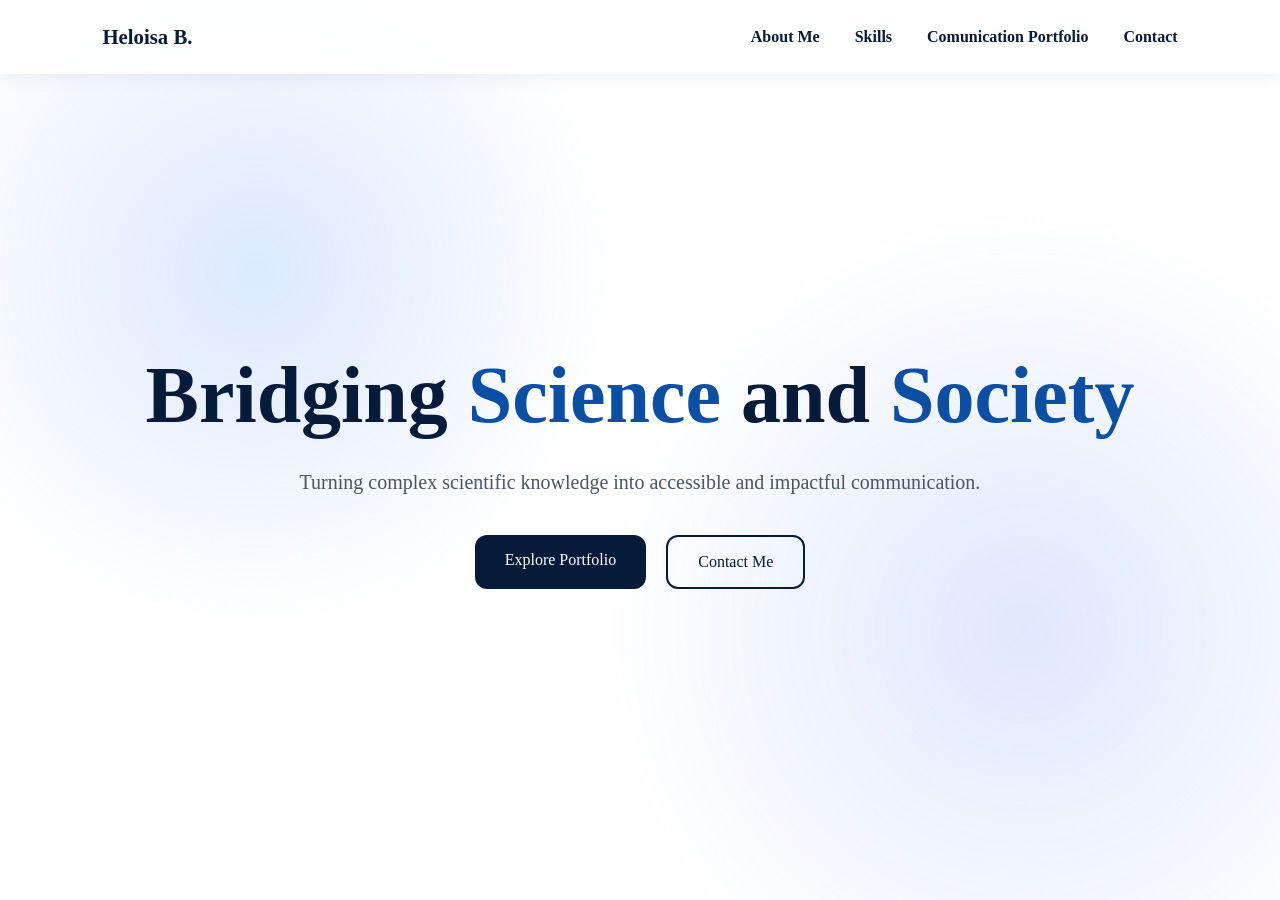
<file: index.html>
<!DOCTYPE html>
<html lang="en">

<head>

    <meta charset="UTF-8">
    <meta name="viewport" content="width=device-width, initial-scale=1.0">

    <title>Heloisa B.</title>

    <link rel="stylesheet" href="css/style.css">

    <link rel="preconnect" href="https://fonts.googleapis.com">

    <link href="https://fonts.googleapis.com/css2?family=Inter:wght@300;400;500;600;700&display=swap"
        rel="stylesheet">

</head>

<body>

    <!-- HEADER -->

    <header>

        <div class="logo">
            <a href="index.html">Heloisa B.</a>
        </div>

        <nav>

            <ul>

                <li>
                    <a href="about.html">About Me</a>
                </li>

                <li>
                    <a href="skills.html">Skills</a>
                </li>

                <li>
                    <a href="portfolio.html">Comunication Portfolio</a>
                </li>

                <li>
                    <a href="contact.html">Contact</a>
                </li>

            </ul>

        </nav>

    </header>

    <!-- HERO -->

    <section class="hero">

        <div class="hero-left">

            <h1>
                Bridging  
                <span>Science</span>
                and <span>Society</span>
            </h1>

            <p>
                Turning complex scientific knowledge into accessible and impactful communication.
            </p>

            <div class="buttons">

                <a href="portfolio.html" class="btn-primary">
                    Explore Portfolio
                </a>

                <a href="contact.html" class="btn-secondary">
                    Contact Me
                </a>

            </div>

        </div>

    </section>

            

        </div>

    </section>

</body>

</html>
</file>
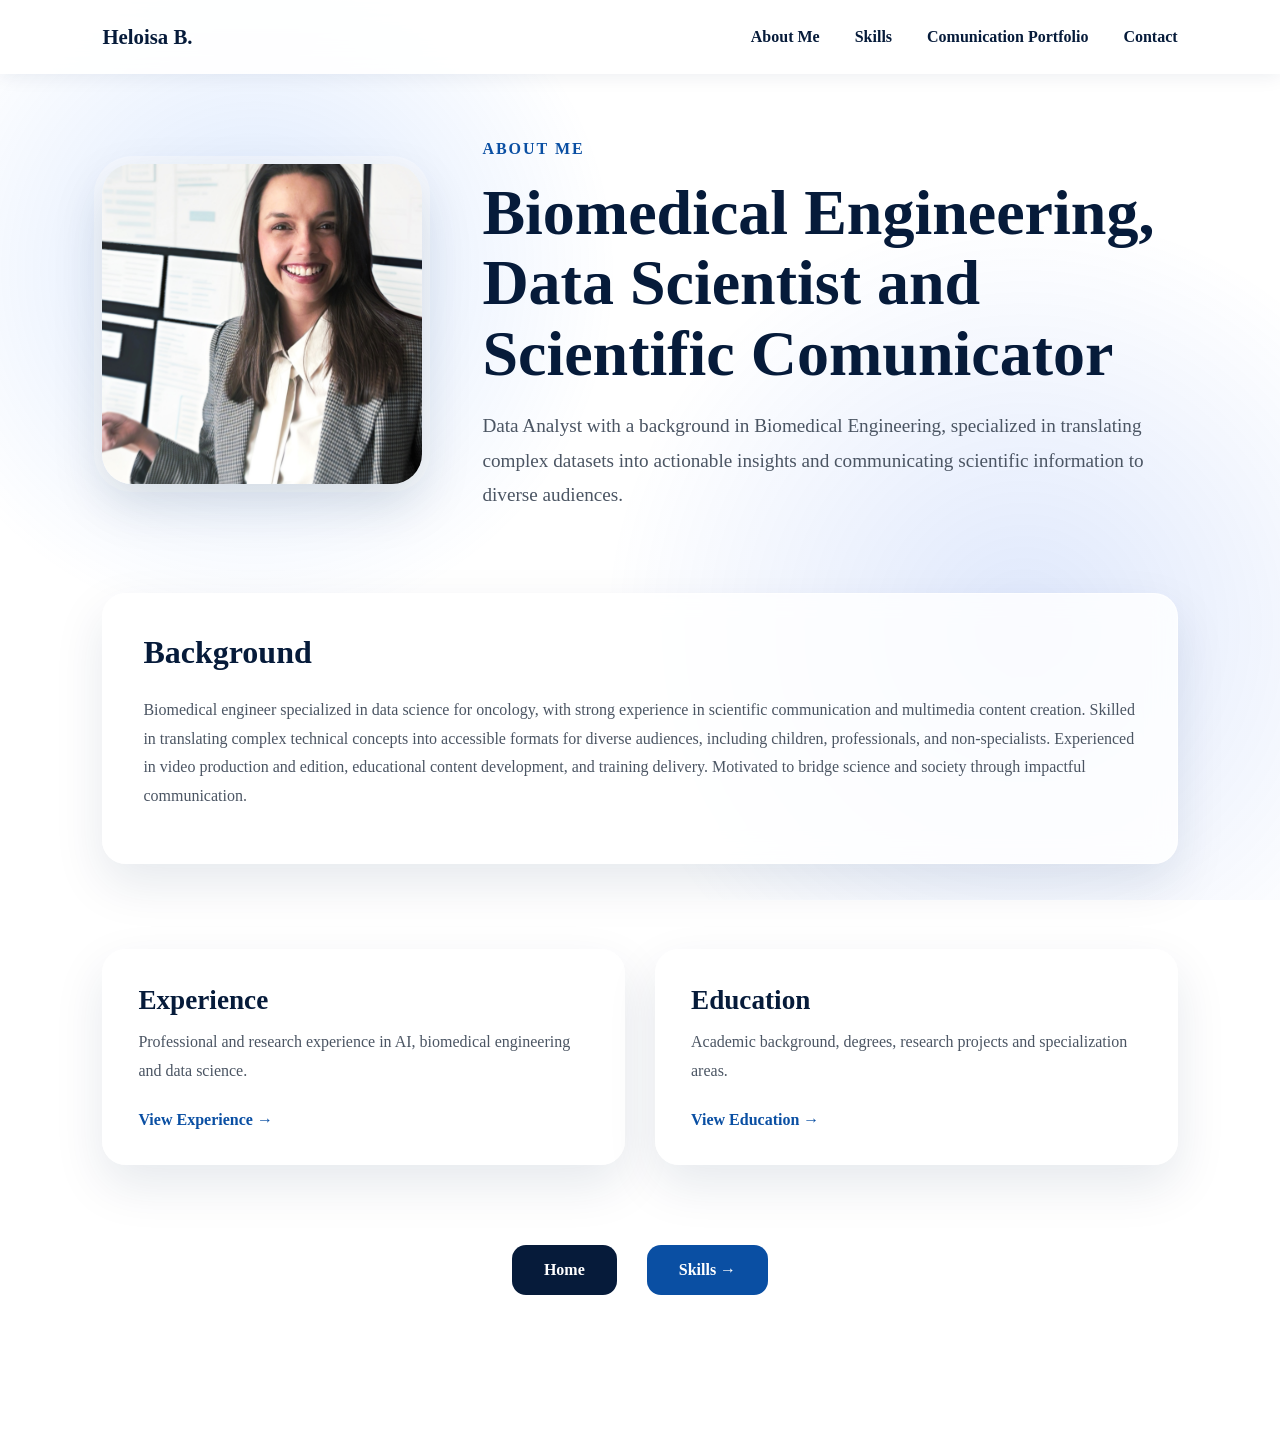
<file: about.html>
<!DOCTYPE html>
<html lang="en">

<head>
    <meta charset="UTF-8">
    <meta name="viewport" content="width=device-width, initial-scale=1.0">
    <title>About Me | Heloisa B.</title>

    <link rel="stylesheet" href="css/style.css">

    <link rel="preconnect" href="https://fonts.googleapis.com">
    <link href="https://fonts.googleapis.com/css2?family=Inter:wght@300;400;500;600;700&display=swap" rel="stylesheet">
</head>

<body>

    <header>
        <div class="logo">
            <a href="index.html">Heloisa B.</a>
        </div>

        <nav>
            <ul>
                <li><a href="about.html">About Me</a></li>
                <li><a href="skills.html">Skills</a></li>
                <li><a href="portfolio.html">Comunication Portfolio</a></li>
                <li><a href="contact.html">Contact</a></li>
            </ul>
        </nav>
    </header>

    <main class="about-page">

        <section class="about-hero">

            <div class="about-photo">
        
                <img src="images/heloisa.jpg" alt="Heloisa B.">
        
            </div>
        
            <div class="about-intro">
        
                <span>ABOUT ME</span>
        
                <h1>
                    Biomedical Engineering, Data Scientist and Scientific Comunicator
                </h1>
        
                <p>
                    Data Analyst with a background in Biomedical Engineering, specialized in translating complex datasets into actionable insights and communicating scientific information to diverse audiences.
                </p>
        
            </div>
        
        </section>
        <section class="cv-section">

            <div class="cv-block">
                <h2>Background</h2>

                <p>
                    Biomedical engineer specialized in data science for oncology, with strong experience in scientific communication and
multimedia content creation. Skilled in translating complex technical concepts into accessible formats for diverse
audiences, including children, professionals, and non-specialists. Experienced in video production and edition,
educational content development, and training delivery. Motivated to bridge science and society through impactful
communication.
                </p>
            </div>

            <section class="career-navigation">

                <a href="experience.html" class="career-card">
            
                    <h3>Experience</h3>
            
                    <p>
                        Professional and research experience in AI, biomedical engineering and data science.
                    </p>
            
                    <span>View Experience →</span>
            
                </a>
            
                <a href="education.html" class="career-card">
            
                    <h3>Education</h3>
            
                    <p>
                        Academic background, degrees, research projects and specialization areas.
                    </p>
            
                    <span>View Education →</span>
            
                </a>
            
            </section>
        </section>
        <section class="page-navigation">

            <a href="index.html" class="nav-btn primary">
                Home
            </a>
        
            <a href="skills.html" class="nav-btn portfolio">
                Skills →
            </a>
        
        </section>
    </main>

</body>

</html>
</file>
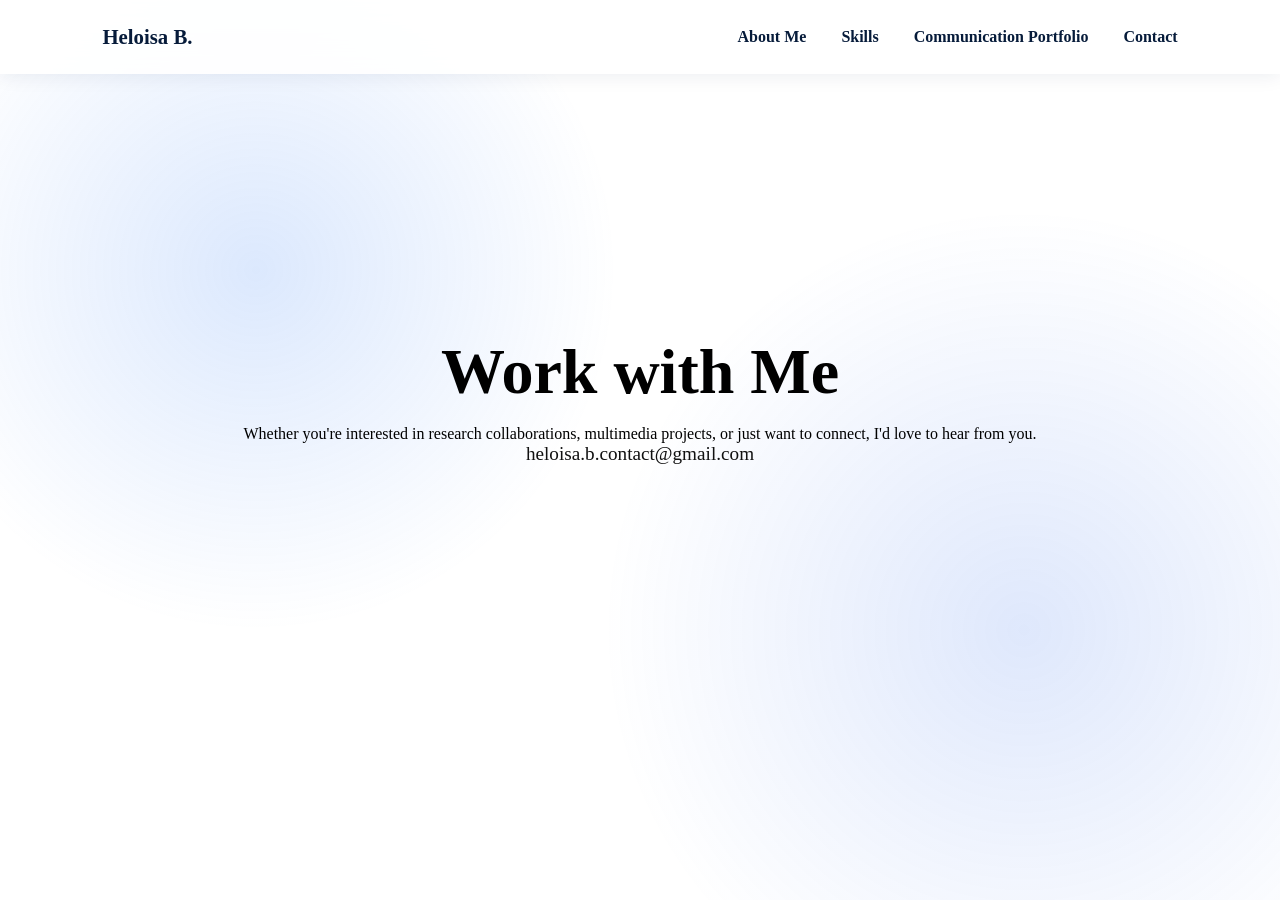
<file: contact.html>
<!DOCTYPE html>
<html lang="en">

<head>

    <meta charset="UTF-8">
    <meta name="viewport" content="width=device-width, initial-scale=1.0">

    <title>Contact | Heloisa B.</title>

    <link rel="stylesheet" href="css/style.css">

    <link rel="preconnect" href="https://fonts.googleapis.com">

    <link href="https://fonts.googleapis.com/css2?family=Inter:wght@300;400;500;600;700&display=swap"
        rel="stylesheet">

</head>

<body>

    <!-- HEADER -->

    <header>

        <div class="logo">
            <a href="index.html">Heloisa B.</a>
        </div>

        <nav>

            <ul>

                <li>
                    <a href="about.html">About Me</a>
                </li>

                <li>
                    <a href="skills.html">Skills</a>
                </li>

                <li>
                    <a href="portfolio.html">Communication Portfolio</a>
                </li>

                <li>
                    <a href="contact.html">Contact</a>
                </li>

            </ul>

        </nav>

    </header>

    <!-- CONTACT -->

    <section class="contact">

        <div class="contact-content">

            <h1>Work with Me</h1>
            
            <p>
                Whether you're interested in research collaborations, multimedia projects, or just want to connect, I'd love to hear from you.
            </p>

            <a href="mailto:heloisa.b.contact@gmail.com" class="contact-email">
                heloisa.b.contact@gmail.com
            </a>

        </div>

    </section>

</body>

</html>
</file>
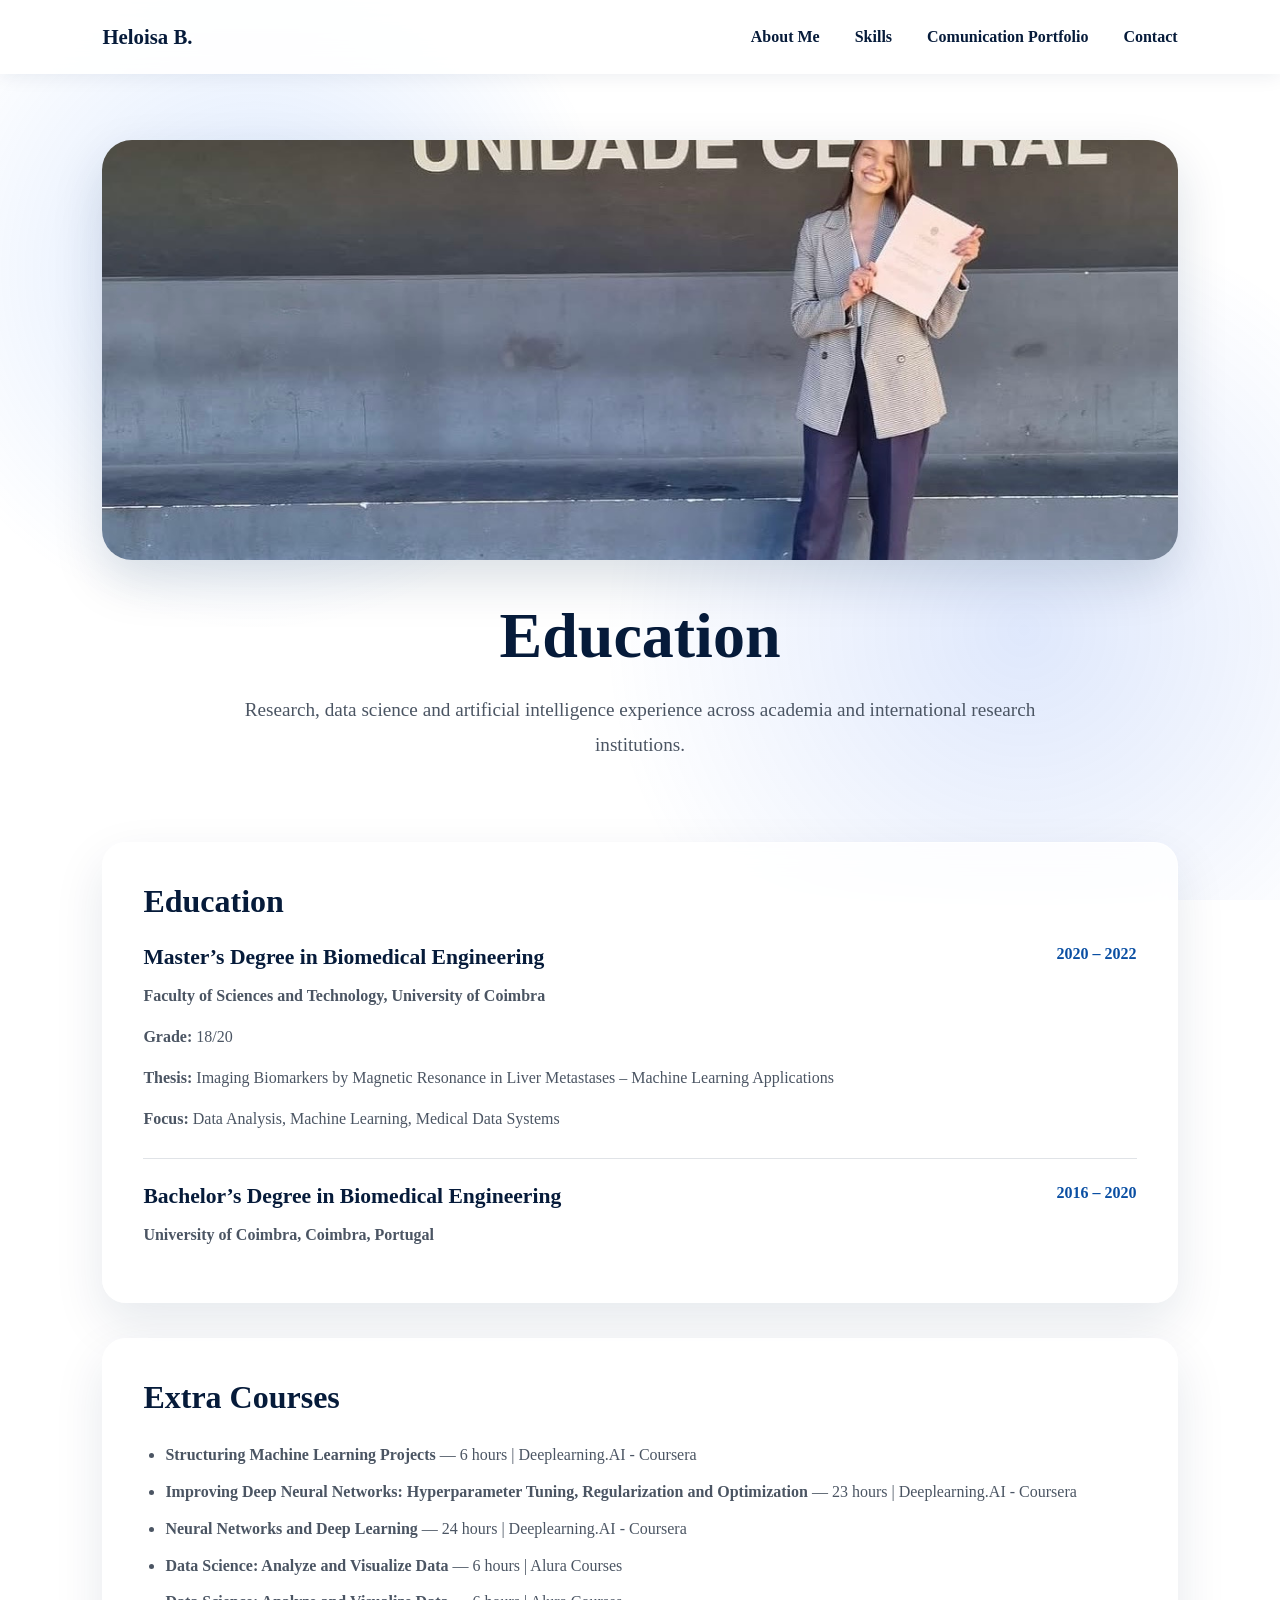
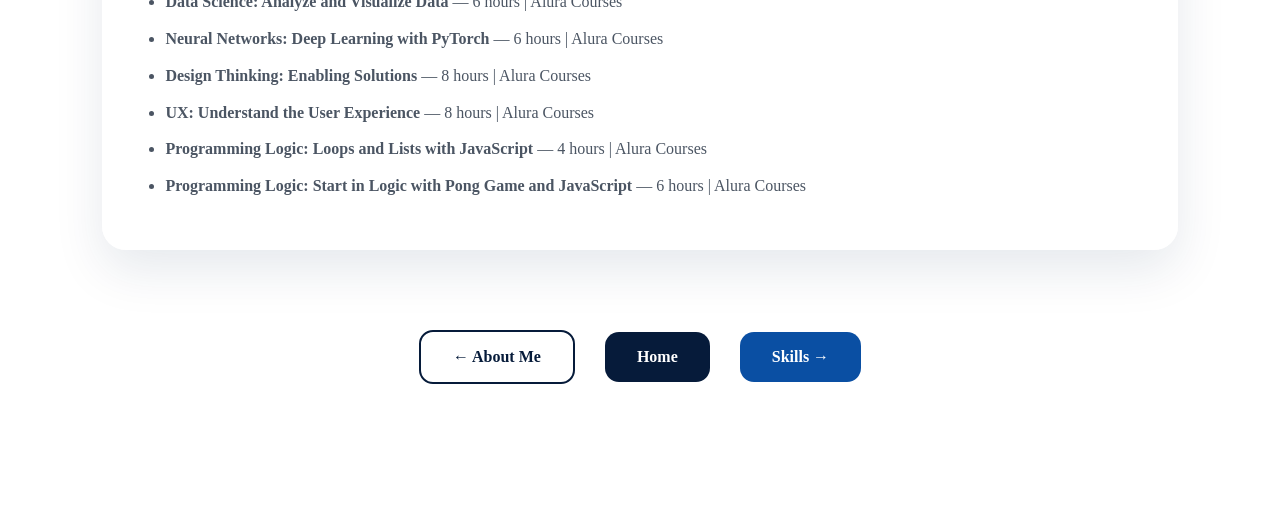
<file: education.html>
<!DOCTYPE html>
<html lang="en">

<head>
    <meta charset="UTF-8">
    <meta name="viewport" content="width=device-width, initial-scale=1.0">
    <title>About Me | Heloisa B.</title>

    <link rel="stylesheet" href="css/style.css">

    <link rel="preconnect" href="https://fonts.googleapis.com">
    <link href="https://fonts.googleapis.com/css2?family=Inter:wght@300;400;500;600;700&display=swap" rel="stylesheet">
</head>

<body>

    <header>
        <div class="logo">
            <a href="index.html">Heloisa B.</a>
        </div>

        <nav>
            <ul>
                <li><a href="about.html">About Me</a></li>
                <li><a href="skills.html">Skills</a></li>
                <li><a href="portfolio.html">Comunication Portfolio</a></li>
                <li><a href="contact.html">Contact</a></li>
            </ul>
        </nav>
    </header>

    <main class="about-page">

        <section class="experience-hero">

            <img src="images/uc.jpg" alt="UC">
        
            <h1>Education</h1>
        
            <p>
                Research, data science and artificial intelligence experience across academia and international research institutions.
            </p>
        
        </section>
        <section class="cv-section"> 
            <div class="cv-block">
                <h2>Education</h2>

                <div class="cv-item">
                    <div class="cv-item-header">
                        <h3>Master’s Degree in Biomedical Engineering</h3>
                        <span>2020 – 2022</span>
                    </div>

                    <p><strong>Faculty of Sciences and Technology, University of Coimbra</strong></p>
                    <p><strong>Grade:</strong> 18/20</p>
                    <p><strong>Thesis:</strong> Imaging Biomarkers by Magnetic Resonance in Liver Metastases – Machine Learning Applications</p>
                    <p><strong>Focus:</strong> Data Analysis, Machine Learning, Medical Data Systems</p>
                </div>

                <div class="cv-item">
                    <div class="cv-item-header">
                        <h3>Bachelor’s Degree in Biomedical Engineering</h3>
                        <span>2016 – 2020</span>
                    </div>

                    <p><strong>University of Coimbra, Coimbra, Portugal</strong></p>
                </div>
            </div>
            <div class="cv-block">

                <h2>Extra Courses</h2>
            
                <div class="cv-item">
            
                    <ul>
                        <li>
                            <strong>Structuring Machine Learning Projects</strong> —
                            6 hours | Deeplearning.AI - Coursera
                        </li>
            
                        <li>
                            <strong>Improving Deep Neural Networks: Hyperparameter Tuning, Regularization and Optimization</strong> —
                            23 hours | Deeplearning.AI - Coursera
                        </li>
            
                        <li>
                            <strong>Neural Networks and Deep Learning</strong> —
                            24 hours | Deeplearning.AI - Coursera
                        </li>
            
                        <li>
                            <strong>Data Science: Analyze and Visualize Data</strong> —
                            6 hours | Alura Courses
                        </li>
            
                        <li>
                            <strong>Data Science: Analyze and Visualize Data</strong> —
                            6 hours | Alura Courses
                        </li>
            
                        <li>
                            <strong>Neural Networks: Deep Learning with PyTorch</strong> —
                            6 hours | Alura Courses
                        </li>
            
                        <li>
                            <strong>Design Thinking: Enabling Solutions</strong> —
                            8 hours | Alura Courses
                        </li>
            
                        <li>
                            <strong>UX: Understand the User Experience</strong> —
                            8 hours | Alura Courses
                        </li>
            
                        <li>
                            <strong>Programming Logic: Loops and Lists with JavaScript</strong> —
                            4 hours | Alura Courses
                        </li>
            
                        <li>
                            <strong>Programming Logic: Start in Logic with Pong Game and JavaScript</strong> —
                            6 hours | Alura Courses
                        </li>
            
                    </ul>
            
                </div>
            
            </div>

        </section>

    </section>



    <section class="page-navigation">

        <a href="about.html" class="nav-btn secondary">
            ← About Me
        </a>
    
        <a href="index.html" class="nav-btn primary">
            Home
        </a>
    
        <a href="skills.html" class="nav-btn portfolio">
            Skills →
        </a>
    
    </section>
    
    </section>

    </main>

</body>

</html>
</file>
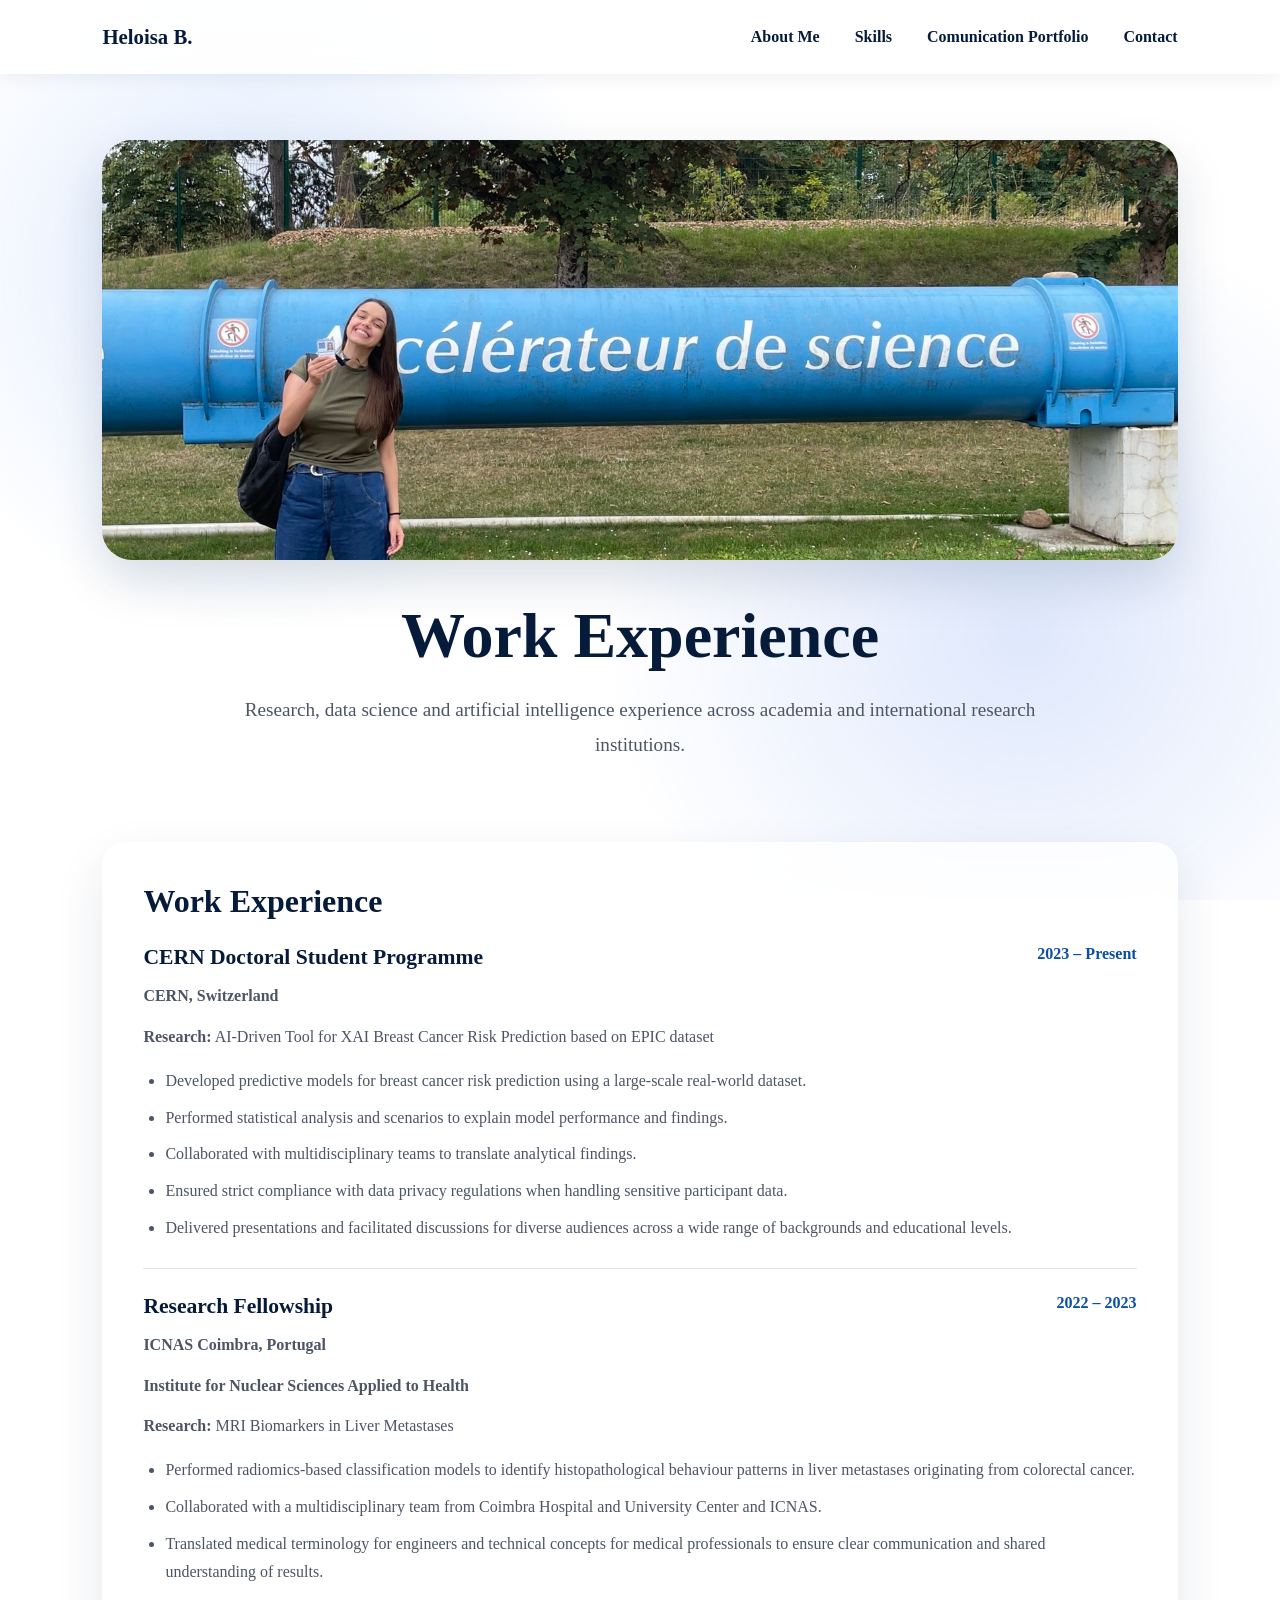
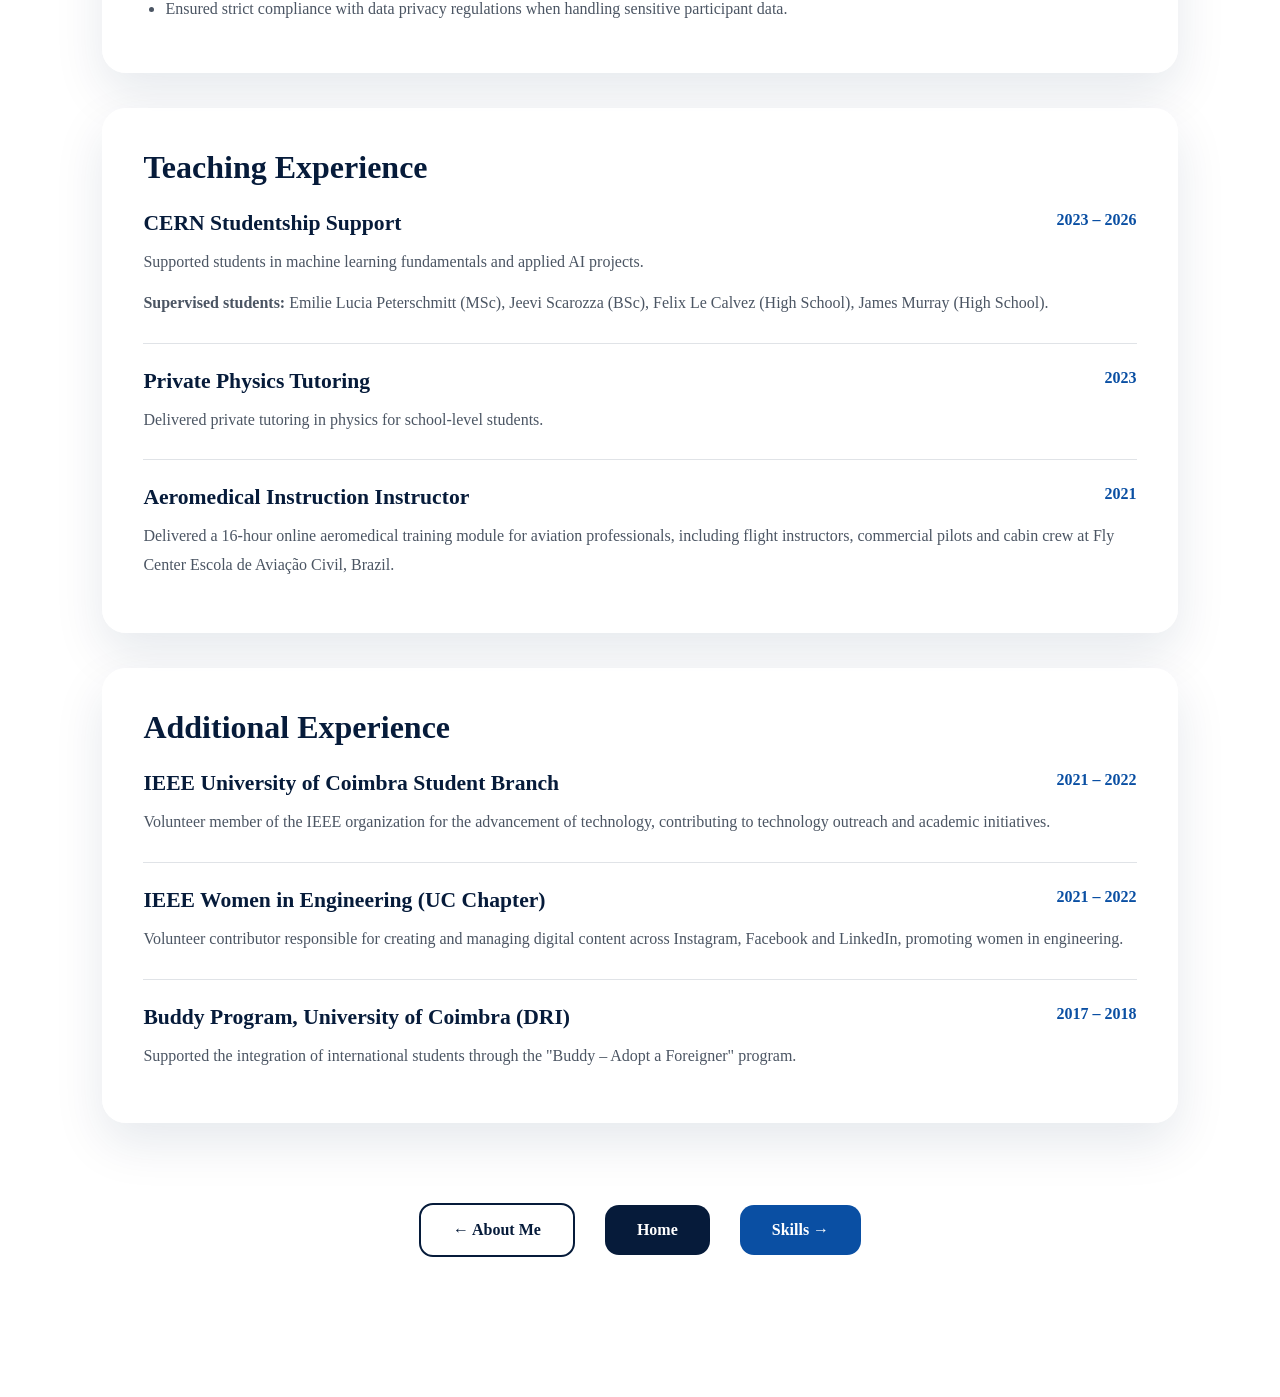
<file: experience.html>
<!DOCTYPE html>
<html lang="en">

<head>
    <meta charset="UTF-8">
    <meta name="viewport" content="width=device-width, initial-scale=1.0">
    <title>About Me | Heloisa B.</title>

    <link rel="stylesheet" href="css/style.css">

    <link rel="preconnect" href="https://fonts.googleapis.com">
    <link href="https://fonts.googleapis.com/css2?family=Inter:wght@300;400;500;600;700&display=swap" rel="stylesheet">
</head>

<body>

    <header>
        <div class="logo">
            <a href="index.html">Heloisa B.</a>
        </div>

        <nav>
            <ul>
                <li><a href="about.html">About Me</a></li>
                <li><a href="skills.html">Skills</a></li>
                <li><a href="portfolio.html">Comunication Portfolio</a></li>
                <li><a href="contact.html">Contact</a></li>
            </ul>
        </nav>
    </header>

    <main class="about-page">

        <section class="experience-hero">

            <img src="images/cern2.jpg" alt="CERN">
        
            <h1>Work Experience</h1>
        
            <p>
                Research, data science and artificial intelligence experience across academia and international research institutions.
            </p>
        
        </section>
        <section class="cv-section">


            <div class="cv-block">
                <h2>Work Experience</h2>

                <div class="cv-item">
                    <div class="cv-item-header">
                        <h3>CERN Doctoral Student Programme</h3>
                        <span>2023 – Present</span>
                    </div>

                    <p><strong>CERN, Switzerland</strong></p>
                    <p><strong>Research:</strong> AI-Driven Tool for XAI Breast Cancer Risk Prediction based on EPIC dataset</p>

                    <ul>
                        <li>Developed predictive models for breast cancer risk prediction using a large-scale real-world dataset.</li>
                        <li>Performed statistical analysis and scenarios to explain model performance and findings.</li>
                        <li>Collaborated with multidisciplinary teams to translate analytical findings.</li>
                        <li>Ensured strict compliance with data privacy regulations when handling sensitive participant data.</li>
                        <li>Delivered presentations and facilitated discussions for diverse audiences across a wide range of backgrounds and educational levels.</li>
                    </ul>
                </div>

                <div class="cv-item">
                    <div class="cv-item-header">
                        <h3>Research Fellowship</h3>
                        <span>2022 – 2023</span>
                    </div>

                    <p><strong>ICNAS Coimbra, Portugal</strong></p>
                    <p><strong>Institute for Nuclear Sciences Applied to Health</strong></p>
                    <p><strong>Research:</strong> MRI Biomarkers in Liver Metastases</p>

                    <ul>
                        <li>Performed radiomics-based classification models to identify histopathological behaviour patterns in liver metastases originating from colorectal cancer.</li>
                        <li>Collaborated with a multidisciplinary team from Coimbra Hospital and University Center and ICNAS.</li>
                        <li>Translated medical terminology for engineers and technical concepts for medical professionals to ensure clear communication and shared understanding of results.</li>
                        <li>Ensured strict compliance with data privacy regulations when handling sensitive participant data.</li>
                    </ul>
                </div>
            </div>


            <div class="cv-block">

                <h2>Teaching Experience</h2>
            
                <div class="cv-item">
            
                    <div class="cv-item-header">
                        <h3>CERN Studentship Support</h3>
                        <span>2023 – 2026</span>
                    </div>
            
                    <p>
                        Supported students in machine learning fundamentals and applied AI projects.
                    </p>
            
                    <p>
                        <strong>Supervised students:</strong>
                        Emilie Lucia Peterschmitt (MSc), Jeevi Scarozza (BSc),
                        Felix Le Calvez (High School), James Murray (High School).
                    </p>
            
                </div>
            
                <div class="cv-item">
            
                    <div class="cv-item-header">
                        <h3>Private Physics Tutoring</h3>
                        <span>2023</span>
                    </div>
            
                    <p>
                        Delivered private tutoring in physics for school-level students.
                    </p>
            
                </div>
            
                <div class="cv-item">
            
                    <div class="cv-item-header">
                        <h3>Aeromedical Instruction Instructor</h3>
                        <span>2021</span>
                    </div>
            
                    <p>
                        Delivered a 16-hour online aeromedical training module for aviation professionals,
                        including flight instructors, commercial pilots and cabin crew at
                        Fly Center Escola de Aviação Civil, Brazil.
                    </p>
            
                </div>
            
            </div>
            
            
            <div class="cv-block">
            
                <h2>Additional Experience</h2>
            
                <div class="cv-item">
            
                    <div class="cv-item-header">
                        <h3>IEEE University of Coimbra Student Branch</h3>
                        <span>2021 – 2022</span>
                    </div>
            
                    <p>
                        Volunteer member of the IEEE organization for the advancement of technology,
                        contributing to technology outreach and academic initiatives.
                    </p>
            
                </div>
            
                <div class="cv-item">
            
                    <div class="cv-item-header">
                        <h3>IEEE Women in Engineering (UC Chapter)</h3>
                        <span>2021 – 2022</span>
                    </div>
            
                    <p>
                        Volunteer contributor responsible for creating and managing digital content
                        across Instagram, Facebook and LinkedIn, promoting women in engineering.
                    </p>
            
                </div>
            
                <div class="cv-item">
            
                    <div class="cv-item-header">
                        <h3>Buddy Program, University of Coimbra (DRI)</h3>
                        <span>2017 – 2018</span>
                    </div>
            
                    <p>
                        Supported the integration of international students through the
                        "Buddy – Adopt a Foreigner" program.
                    </p>
            
                </div>
            
            </div>
        </section>

        
        <section class="page-navigation">

            <a href="about.html" class="nav-btn secondary">
                ← About Me
            </a>
        
            <a href="index.html" class="nav-btn primary">
                Home
            </a>
        
            <a href="skills.html" class="nav-btn portfolio">
                Skills →
            </a>
        
        </section>
    </main>

</body>

</html>
</file>
<file: css/style.css>
*{
    margin:0;
    padding:0;
    box-sizing:border-box;
}

html{
    scroll-behavior:smooth;
}

body::before{
    content:"";
    position:fixed;
    inset:0;
    z-index:-1;

    background:
        radial-gradient(circle at 20% 30%, rgba(59,130,246,.18) 0%, transparent 30%),
        radial-gradient(circle at 80% 70%, rgba(37,99,235,.15) 0%, transparent 35%);

    animation:floatBackground 18s ease-in-out infinite alternate;
}

@keyframes floatBackground{
    from{
        transform:translateY(0) translateX(0);
    }
    to{
        transform:translateY(-40px) translateX(30px);
    }
}

/* HEADER */

header{
    display:flex;
    justify-content:space-between;
    align-items:center;
    padding:25px 8%;
    position:fixed;
    top:0;
    width:100%;
    background:rgba(255,255,255,.88);
    backdrop-filter:blur(14px);
    box-shadow:0 2px 18px rgba(8,37,77,.08);
    z-index:1000;
}

.logo{
    font-weight:700;
    font-size:1.3rem;
    color:#061B3A;
}

nav ul{
    display:flex;
    gap:35px;
    list-style:none;
}

nav a{
    text-decoration:none;
    color:#061B3A;
    font-weight:600;
    transition:.3s;
}

nav a:hover{
    color:#0A4FA3;
}

/* HERO */

.hero{
    min-height:100vh;
    display:flex;
    justify-content:center;
    align-items:center;
    text-align:center;
    padding:120px 8% 80px;
    background:transparent;
}

.hero-left{
    width:100%;
    max-width:1000px;
}

.hero h1{
    font-size:5rem;
    line-height:1.1;
    margin-bottom:25px;
    color:#061B3A;
}

.hero span{
    color:#0A4FA3;
}

.hero p{
    font-size:1.25rem;
    line-height:1.8;
    color:#4b5563;
    margin-bottom:35px;
    max-width:800px;
    margin-left:auto;
    margin-right:auto;
}

.buttons{
    display:flex;
    justify-content:center;
    gap:20px;
    flex-wrap:wrap;
}

.btn-primary{
    background:#061B3A;
    color:white;
    padding:16px 30px;
    border-radius:12px;
    text-decoration:none;
    transition:.3s;
}

.btn-primary:hover{
    background:#0A4FA3;
    transform:translateY(-3px);
}

.btn-secondary{
    border:2px solid #061B3A;
    padding:16px 30px;
    border-radius:12px;
    text-decoration:none;
    color:#061B3A;
    transition:.3s;
}

.btn-secondary:hover{
    background:#061B3A;
    color:white;
    transform:translateY(-3px);
}

/* WHAT I DO */

.what-i-do{
    text-align:center;
    padding:120px 20px 90px;
    background:transparent;
}

.what-i-do span{
    color:#0A4FA3;
    font-weight:700;
    letter-spacing:2px;
}

.what-i-do h2{
    margin-top:15px;
    font-size:3rem;
    color:#061B3A;
}

.what-i-do p{
    margin-top:20px;
    max-width:700px;
    margin-left:auto;
    margin-right:auto;
    color:#4b5563;
    line-height:1.8;
}

/* PORTFOLIO */

.portfolio-preview{
    padding:100px 8%;
    background:transparent;
}

.portfolio-preview h2{
    text-align:center;
    margin-bottom:50px;
    color:#061B3A;
    font-size:2.5rem;
}

.portfolio-grid{
    display:grid;
    grid-template-columns:repeat(3,1fr);
    gap:30px;
}
.portfolio-card{
    background:white;
    border-radius:18px;
    overflow:hidden;
    box-shadow:0 10px 30px rgba(8,37,77,.10);
    transition:.3s;
}

.portfolio-card:hover{
    transform:translateY(-8px);
    box-shadow:0 20px 50px rgba(8,37,77,.18);
}

.portfolio-card img{
    width:100%;
    height:220px;
    object-fit:cover;
}

.portfolio-content{
    padding:25px;
}

.portfolio-content h3{
    margin-bottom:10px;
    color:#061B3A;
}

.portfolio-content p{
    color:#555;
    line-height:1.6;
    margin-bottom:20px;
}

.portfolio-content a{
    color:#0A4FA3;
    font-weight:700;
    text-decoration:none;
}

/* OLD QUICK LINKS */

.quick-links{
    display:none;
}

/* RESPONSIVE */

@media(max-width:1000px){

    .hero h1{
        font-size:3.8rem;
    }

    .hero p{
        font-size:1.1rem;
    }

    .portfolio-grid{
        grid-template-columns:repeat(2,1fr);
    }
}

@media(max-width:650px){

    header{
        flex-direction:column;
        gap:18px;
    }

    nav ul{
        gap:18px;
        flex-wrap:wrap;
        justify-content:center;
    }

    .hero h1{
        font-size:2.8rem;
    }

    .hero p{
        font-size:1rem;
    }

    .buttons{
        flex-direction:column;
        align-items:center;
    }

    .portfolio-grid{
        grid-template-columns:1fr;
    }
}

/* ABOUT PAGE */

.about-page{
    padding:140px 8% 100px;
    min-height:100vh;
}

.about-hero{
    display:flex;
    align-items:center;
    justify-content:center;
    gap:60px;
    max-width:1200px;
    margin:0 auto 80px;
}

.about-intro{
    flex:1;
}

.about-photo{
    flex-shrink:0;
}

.about-photo img{
    width:320px;
    height:320px;
    object-fit:cover;
    border-radius:30px;

    box-shadow:
        0 20px 50px rgba(8,37,77,.15),
        0 0 0 8px rgba(255,255,255,.4);
}

.about-hero span{
    color:#0A4FA3;
    font-weight:700;
    letter-spacing:2px;
}

.about-hero h1{
    font-size:4rem;
    line-height:1.1;
    margin:20px 0;
    color:#061B3A;
}

.about-hero p{
    font-size:1.2rem;
    line-height:1.8;
    color:#4b5563;
}

.cv-section{
    max-width:1100px;
    margin:0 auto;
    display:flex;
    flex-direction:column;
    gap:35px;
}

.cv-block{
    background:rgba(255,255,255,.82);
    backdrop-filter:blur(14px);
    border:1px solid rgba(255,255,255,.65);
    border-radius:24px;
    padding:40px;
    box-shadow:0 20px 50px rgba(8,37,77,.10);
}

.cv-block h2{
    font-size:2rem;
    color:#061B3A;
    margin-bottom:25px;
}

.cv-block p{
    color:#4b5563;
    line-height:1.8;
    margin-bottom:12px;
}

.cv-item{
    padding-top:25px;
    margin-top:25px;
    border-top:1px solid rgba(6,27,58,.12);
}

.cv-item:first-of-type{
    padding-top:0;
    margin-top:0;
    border-top:none;
}

.cv-item-header{
    display:flex;
    justify-content:space-between;
    gap:20px;
    align-items:flex-start;
    margin-bottom:12px;
}

.cv-item-header h3{
    color:#061B3A;
    font-size:1.35rem;
}

.cv-item-header span{
    color:#0A4FA3;
    font-weight:700;
    white-space:nowrap;
}

.cv-item ul{
    margin-top:15px;
    padding-left:22px;
}

.cv-item li{
    color:#4b5563;
    line-height:1.8;
    margin-bottom:8px;
}

/* ABOUT RESPONSIVE */

@media(max-width:800px){

    .about-hero h1{
        font-size:2.8rem;
    }

    .cv-block{
        padding:28px;
    }

    .cv-item-header{
        flex-direction:column;
        gap:6px;
    }
}

.logo a{
    text-decoration:none;
    color:#061B3A;
    font-weight:700;
    font-size:1.3rem;
    transition:.3s;
}

.logo a:hover{
    color:#0A4FA3;
}

/* EXPERIENCE & EDUCATION LINKS */

.career-navigation{
    display:grid;
    grid-template-columns:repeat(2,1fr);
    gap:30px;
    max-width:1100px;
    margin:50px auto 0;
}

.career-card{
    background:rgba(255,255,255,.82);
    backdrop-filter:blur(14px);
    border:1px solid rgba(255,255,255,.65);
    border-radius:24px;
    padding:35px;
    text-decoration:none;
    color:inherit;
    box-shadow:0 20px 50px rgba(8,37,77,.10);
    transition:.3s;
}

.career-card:hover{
    transform:translateY(-8px);
    box-shadow:0 30px 60px rgba(8,37,77,.18);
}

.career-card h3{
    color:#061B3A;
    font-size:1.7rem;
    margin-bottom:12px;
}

.career-card p{
    color:#4b5563;
    line-height:1.8;
    margin-bottom:25px;
}

.career-card span{
    color:#0A4FA3;
    font-weight:700;
}

/* RESPONSIVE */

@media(max-width:800px){
    .career-navigation{
        grid-template-columns:1fr;
    }
}

/* EXPERIENCE PAGE */

.experience-page{
    padding:140px 8% 100px;
}

.experience-hero{
    max-width:1100px;
    margin:0 auto 80px;
    text-align:center;
}

.experience-hero img{
    width:100%;
    height:420px;
    object-fit:cover;

    border-radius:30px;

    box-shadow:
        0 20px 50px rgba(8,37,77,.15);
}

.experience-hero h1{
    margin-top:35px;
    font-size:4rem;
    color:#061B3A;
}

.experience-hero p{
    margin-top:20px;
    font-size:1.2rem;
    color:#4b5563;
    line-height:1.8;
    max-width:800px;
    margin-left:auto;
    margin-right:auto;
}

/* PAGE NAVIGATION */

.page-navigation{
    display:flex;
    justify-content:center;
    align-items:center;
    gap:20px;
    margin:80px auto 40px;
    flex-wrap:wrap;
}

.nav-btn{
    padding:16px 32px;
    border-radius:14px;
    text-decoration:none;
    font-weight:600;
    transition:.3s;
}

/* ABOUT */

.nav-btn.secondary{
    border:2px solid #061B3A;
    color:#061B3A;
    background:white;
}

.nav-btn.secondary:hover{
    background:#061B3A;
    color:white;
    transform:translateY(-3px);
}

/* PORTFOLIO */

.nav-btn.portfolio{
    background:#0A4FA3;
    color:white;
}

.nav-btn.portfolio:hover{
    background:#2563eb;
    transform:translateY(-3px);
}

/* HOME */

.nav-btn.primary{
    background:#061B3A;
    color:white;
}

.nav-btn.primary:hover{
    background:#0A4FA3;
    transform:translateY(-3px);
}
.page-navigation{
    display:flex;
    justify-content:center;
    align-items:center;
    gap:30px;
    margin:80px auto 40px;
    flex-wrap:wrap;
}
/* SKILLS PAGE */

.skills-page{
    padding:140px 8% 100px;
    min-height:100vh;
}

.skills-hero{
    text-align:center;
    max-width:950px;
    margin:0 auto 80px;
}

.skills-hero span{
    color:#0A4FA3;
    font-weight:700;
    letter-spacing:2px;
}

.skills-hero h1{
    font-size:4rem;
    line-height:1.1;
    margin:20px 0;
    color:#061B3A;
}

.skills-hero p{
    font-size:1.2rem;
    line-height:1.8;
    color:#4b5563;
}

.skills-overview{
    max-width:1200px;
    margin:0 auto 70px;
    display:grid;
    grid-template-columns:repeat(3,1fr);
    gap:35px;
}

.skill-column{
    background:rgba(255,255,255,.72);
    backdrop-filter:blur(14px);
    border:1px solid rgba(255,255,255,.65);
    border-radius:28px;
    padding:35px;
    box-shadow:0 20px 50px rgba(8,37,77,.10);
}

.skill-icon{
    width:95px;
    height:95px;
    border-radius:50%;
    background:rgba(124,58,237,.10);
    display:flex;
    align-items:center;
    justify-content:center;
    font-size:2.8rem;
    margin-bottom:25px;
}

.skill-column h2{
    color:#7c3aed;
    font-size:1.25rem;
    letter-spacing:1.5px;
    text-transform:uppercase;
    margin-bottom:20px;
}

.skill-column ul{
    padding-left:20px;
}

.skill-column li{
    color:#4b5563;
    line-height:1.9;
    margin-bottom:8px;
}

.skill-tags{
    display:flex;
    flex-wrap:wrap;
    gap:12px;
    margin-top:20px;
}

.skill-tags span{
    background:#edf4ff;
    color:#061B3A;
    padding:11px 17px;
    border-radius:999px;
    font-size:.95rem;
    font-weight:600;
    border:1px solid rgba(10,79,163,.15);
}

/* SKILLS RESPONSIVE */

@media(max-width:1000px){
    .skills-overview{
        grid-template-columns:1fr;
    }

    .skills-hero h1{
        font-size:3rem;
    }
}

@media(max-width:650px){
    .skills-hero h1{
        font-size:2.4rem;
    }

    .skill-column{
        padding:28px;
    }
}

/* SKILLS PAGE */

.skills-page{
    padding:140px 8% 100px;
    min-height:100vh;
}

.skills-hero{
    text-align:center;
    max-width:900px;
    margin:0 auto 80px;
}

.skills-hero span{
    color:#7c3aed;
    font-weight:700;
    letter-spacing:2px;
}

.skills-hero h1{
    font-size:4rem;
    color:#061B3A;
    margin:20px 0;
    line-height:1.1;
}

.skills-hero p{
    color:#4b5563;
    line-height:1.8;
    font-size:1.15rem;
}

/* TOP SKILLS CARDS */

.skills-overview{
    display:grid;
    grid-template-columns:repeat(4,1fr);
    gap:30px;
    margin-bottom:60px;
}

.skill-column{
    background:rgba(255,255,255,.82);
    backdrop-filter:blur(14px);
    border-radius:24px;
    padding:35px;
    box-shadow:0 20px 50px rgba(8,37,77,.10);
}

.skill-icon{
    width:90px;
    height:90px;
    border-radius:50%;
    background:rgba(124,58,237,.10);

    display:flex;
    align-items:center;
    justify-content:center;

    font-size:2.5rem;

    margin-bottom:20px;
}

.skill-column h2{
    color:#7c3aed;
    text-transform:uppercase;
    letter-spacing:1px;
    font-size:1.1rem;
    margin-bottom:20px;
}

.skill-column ul{
    padding-left:18px;
}

.skill-column li{
    color:#4b5563;
    margin-bottom:10px;
    line-height:1.7;
}

/* TOOLS GRID */

.tools-grid{
    display:flex;
    flex-wrap:wrap;
    justify-content:center;
    align-items:center;
    gap:30px;
    margin-top:25px;
}

.tools-grid img{
    height:70px;
    width:auto;
    transition:.3s;
}

.tools-grid img:hover{
    transform:translateY(-5px) scale(1.05);
}

/* LANGUAGE BARS */

.language-skills{
    margin-top:20px;
}

.language-item{
    margin-bottom:30px;
}

.language-header{
    display:flex;
    justify-content:space-between;
    align-items:center;
    margin-bottom:10px;

    font-weight:600;
    color:#061B3A;
}

.progress-bar{
    width:100%;
    height:8px;
    background:#e5e7eb;
    border-radius:999px;
    overflow:hidden;
}

.progress-fill{
    height:100%;
    background:#7c3aed;
    border-radius:999px;
}

/* CV BLOCKS */

.cv-block{
    background:rgba(255,255,255,.82);
    backdrop-filter:blur(14px);
    border-radius:24px;
    padding:40px;
    box-shadow:0 20px 50px rgba(8,37,77,.10);
}

.cv-block h2{
    color:#061B3A;
    font-size:2rem;
    margin-bottom:25px;
}

/* RESPONSIVE */

@media(max-width:1200px){

    .skills-overview{
        grid-template-columns:repeat(2,1fr);
    }

}

@media(max-width:800px){

    .skills-hero h1{
        font-size:2.8rem;
    }

    .skills-overview{
        grid-template-columns:1fr;
    }

    .cv-block{
        padding:28px;
    }

    .tools-grid img{
        height:55px;
    }

}

@media(max-width:600px){

    .skills-hero h1{
        font-size:2.3rem;
    }

    .language-header{
        font-size:.95rem;
    }

}

.portfolio-content ul{
    margin-top:15px;
    padding-left:20px;
}

.portfolio-content li{
    margin-bottom:10px;
    color:#4b5563;
    line-height:1.6;
}

/* =========================
   PORTFOLIO PAGE
========================= */

.portfolio-page{
    padding:140px 8% 100px;
    min-height:100vh;
}

.portfolio-hero{
    text-align:center;
    max-width:900px;
    margin:0 auto 80px;
}

.portfolio-hero span{
    color:#0A4FA3;
    font-weight:700;
    letter-spacing:2px;
}

.portfolio-hero h1{
    font-size:4rem;
    color:#061B3A;
    margin:20px 0;
    line-height:1.1;
}

.portfolio-hero p{
    font-size:1.15rem;
    line-height:1.8;
    color:#4b5563;
}

/* SECTIONS */

.portfolio-row{
    margin-bottom:80px;
}

.portfolio-row h2{
    color:#061B3A;
    font-size:2rem;
    margin-bottom:25px;
}

/* HORIZONTAL SCROLL */

.presentation-row{

    display:flex;
    gap:25px;

    overflow-x:auto;

    padding-bottom:15px;

    scroll-behavior:smooth;
}

.presentation-row::-webkit-scrollbar{
    height:8px;
}

.presentation-row::-webkit-scrollbar-track{
    background:#e5e7eb;
    border-radius:999px;
}

.presentation-row::-webkit-scrollbar-thumb{
    background:#94a3b8;
    border-radius:999px;
}

/* CARD */

.presentation-card{

    min-width:320px;
    max-width:320px;

    background:white;

    border-radius:20px;

    overflow:hidden;

    text-decoration:none;
    color:inherit;

    box-shadow:
        0 10px 30px rgba(8,37,77,.10);

    transition:.3s;
}

.presentation-card:hover{

    transform:translateY(-8px);

    box-shadow:
        0 20px 50px rgba(8,37,77,.18);
}

.presentation-card img{

    width:100%;
    height:220px;

    object-fit:cover;

    display:block;
}

.presentation-info{
    padding:22px;
}

.presentation-info h3{
    color:#061B3A;
    font-size:1.1rem;
    margin-bottom:10px;
    line-height:1.4;
}

.presentation-info p{
    color:#6b7280;
    font-size:.95rem;
}

/* RESPONSIVE */

@media(max-width:800px){

    .portfolio-hero h1{
        font-size:2.8rem;
    }

    .presentation-card{
        min-width:280px;
        max-width:280px;
    }

    .presentation-card img{
        height:180px;
    }
}

.contact {
    min-height: calc(100vh - 100px);
    display: flex;
    justify-content: center;
    align-items: center;
    padding: 4rem 2rem;
}

.contact-content {
    text-align: center;
}

.contact-photo {
    width: 220px;
    height: 220px;
    object-fit: cover;
    border-radius: 50%;
    margin-bottom: 2rem;
}

.contact-content h1 {
    font-size: 4rem;
    font-weight: 600;
    margin-bottom: 1rem;
}

.contact-email {
    font-size: 1.2rem;
    color: #111;
    text-decoration: none;
    border-bottom: 1px solid transparent;
    transition: 0.3s;
}

.contact-email:hover {
    border-bottom: 1px solid #111;
}
</file>
